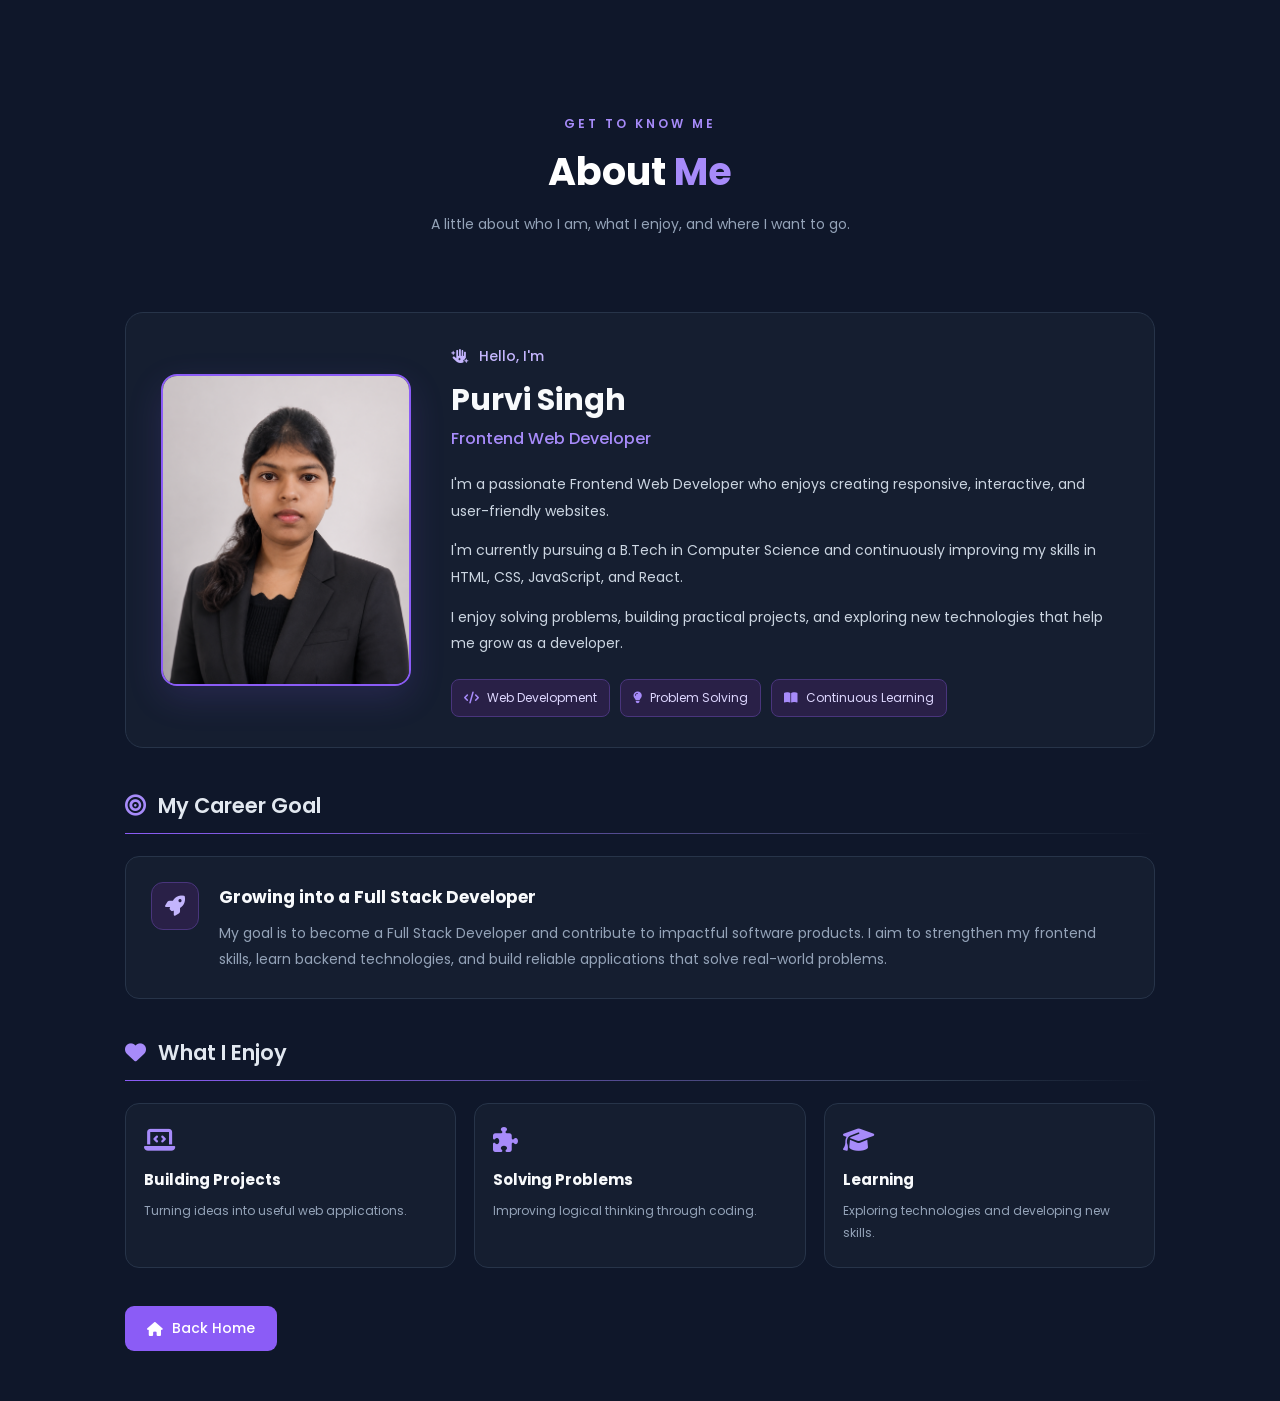
<file: about.html>
<!DOCTYPE html>
<html lang="en">

<head>
    <meta charset="UTF-8">
    <meta name="viewport" content="width=device-width, initial-scale=1.0">

    <title>About Me | Purvi Singh</title>

    <link rel="stylesheet" href="css/pages.css">

    <link rel="preconnect" href="https://fonts.googleapis.com">
    <link href="https://fonts.googleapis.com/css2?family=Poppins:wght@300;400;500;600;700&display=swap"
          rel="stylesheet">

    <link rel="stylesheet"
          href="https://cdnjs.cloudflare.com/ajax/libs/font-awesome/6.6.0/css/all.min.css">
</head>

<body>

<section class="page about-page">

    <!-- Page Header -->
    <header class="about-header">
        <span class="section-label">GET TO KNOW ME</span>
        <h1>About <span>Me</span></h1>
        <p>A little about who I am, what I enjoy, and where I want to go.</p>
    </header>

    <!-- Profile Section -->
    <section class="about-card">

        <div class="about-image">
            <img src="img/profile.png" alt="Portrait of Purvi Singh" class="profile">
        </div>

        <div class="about-content">
            <span class="about-greeting">
                <i class="fa-solid fa-hand-sparkles"></i>
                Hello, I'm
            </span>

            <h2>Purvi Singh</h2>

            <h3>Frontend Web Developer</h3>

            <p>
                I'm a passionate Frontend Web Developer who enjoys creating
                responsive, interactive, and user-friendly websites.
            </p>

            <p>
                I'm currently pursuing a B.Tech in Computer Science and
                continuously improving my skills in HTML, CSS, JavaScript,
                and React.
            </p>

            <p>
                I enjoy solving problems, building practical projects,
                and exploring new technologies that help me grow as a developer.
            </p>

            <div class="about-tags">
                <span><i class="fa-solid fa-code"></i> Web Development</span>
                <span><i class="fa-solid fa-lightbulb"></i> Problem Solving</span>
                <span><i class="fa-solid fa-book-open"></i> Continuous Learning</span>
            </div>
        </div>

    </section>

    <!-- Career Goal -->
    <section class="career-section">

        <h2>
            <i class="fa-solid fa-bullseye"></i>
            My Career Goal
        </h2>

        <div class="section-line"></div>

        <div class="career-card">
            <div class="career-icon">
                <i class="fa-solid fa-rocket"></i>
            </div>

            <div>
                <h3>Growing into a Full Stack Developer</h3>

                <p>
                    My goal is to become a Full Stack Developer and contribute
                    to impactful software products. I aim to strengthen my
                    frontend skills, learn backend technologies, and build
                    reliable applications that solve real-world problems.
                </p>
            </div>
        </div>

    </section>

    <!-- Interests -->
    <section class="about-interests">

        <h2>
            <i class="fa-solid fa-heart"></i>
            What I Enjoy
        </h2>

        <div class="section-line"></div>

        <div class="interests-grid">

            <div class="interest-card">
                <i class="fa-solid fa-laptop-code"></i>
                <h3>Building Projects</h3>
                <p>Turning ideas into useful web applications.</p>
            </div>

            <div class="interest-card">
                <i class="fa-solid fa-puzzle-piece"></i>
                <h3>Solving Problems</h3>
                <p>Improving logical thinking through coding.</p>
            </div>

            <div class="interest-card">
                <i class="fa-solid fa-graduation-cap"></i>
                <h3>Learning</h3>
                <p>Exploring technologies and developing new skills.</p>
            </div>

        </div>

    </section>

    <!-- Navigation -->
    <div class="about-footer">
        <a href="index.html" class="btn">
            <i class="fa-solid fa-house"></i>
            Back Home
        </a>
    </div>

</section>

</body>
</html>
</file>
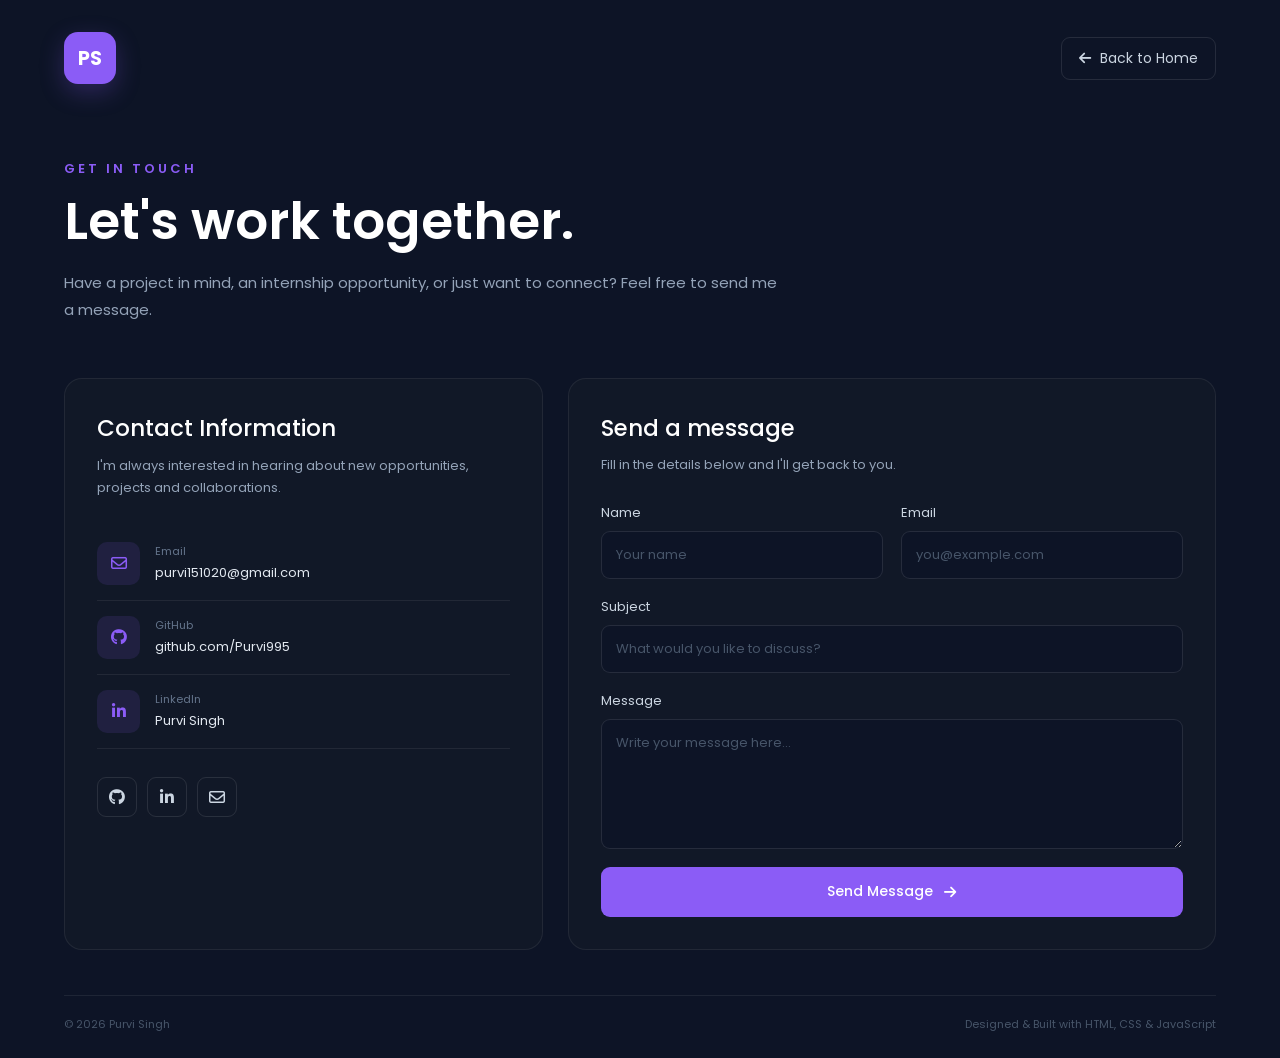
<file: contact.html>
<!DOCTYPE html>
<html lang="en">
<head>
    <meta charset="UTF-8">
    <meta name="viewport" content="width=device-width, initial-scale=1.0">

    <title>Contact | Purvi Singh</title>

    <!-- Google Font -->
    <link rel="preconnect" href="https://fonts.googleapis.com">
    <link rel="preconnect" href="https://fonts.gstatic.com" crossorigin>

    <link href="https://fonts.googleapis.com/css2?family=Poppins:wght@300;400;500;600;700&display=swap"
            rel="stylesheet">

    <!-- Font Awesome -->
    <link rel="stylesheet"
            href="https://cdnjs.cloudflare.com/ajax/libs/font-awesome/6.6.0/css/all.min.css">

    <!-- ONLY contact page CSS -->
    <link rel="stylesheet" href="css/contact.css">
</head>

<body>

<div class="contact-container">

    <!-- NAVBAR -->
    <nav class="contact-navbar">

        <a href="index.html" class="contact-logo">
            PS
        </a>

        <a href="index.html" class="back-home">
            <i class="fa-solid fa-arrow-left"></i>
            Back to Home
        </a>

    </nav>


    <!-- HEADING -->
    <section class="contact-intro">

        <span class="intro-label">GET IN TOUCH</span>

        <h1>Let's work together.</h1>

        <p>
            Have a project in mind, an internship opportunity, or just want
            to connect? Feel free to send me a message.
        </p>

    </section>


    <!-- CONTACT CONTENT -->
    <section class="contact-grid">

        <!-- LEFT SIDE -->
        <div class="contact-info">

            <h2>Contact Information</h2>

            <p class="info-description">
                I'm always interested in hearing about new opportunities,
                projects and collaborations.
            </p>


            <!-- EMAIL -->
            <a href="mailto:purvi151020@gmail.com" class="info-item">

                <div class="info-icon">
                    <i class="fa-regular fa-envelope"></i>
                </div>

                <div class="info-text">
                    <span>Email</span>
                    <strong>purvi151020@gmail.com</strong>
                </div>

            </a>


            <!-- GITHUB -->
            <a href="https://github.com/Purvi995"
                target="_blank"
                class="info-item">

                <div class="info-icon">
                    <i class="fa-brands fa-github"></i>
                </div>

                <div class="info-text">
                    <span>GitHub</span>
                    <strong>github.com/Purvi995</strong>
                </div>

            </a>


            <!-- LINKEDIN -->
            <a href="https://www.linkedin.com/in/purvi-singh-6895a2317/"
               target="_blank"
               class="info-item">

                <div class="info-icon">
                    <i class="fa-brands fa-linkedin-in"></i>
                </div>

                <div class="info-text">
                    <span>LinkedIn</span>
                    <strong>Purvi Singh</strong>
                </div>

            </a>


            <!-- SOCIAL ICONS -->
            <div class="social-icons">

                <a href="https://github.com/Purvi995" target="_blank">
                    <i class="fa-brands fa-github"></i>
                </a>

                <a href="https://www.linkedin.com/in/purvi-singh-6895a2317/"
                   target="_blank">
                    <i class="fa-brands fa-linkedin-in"></i>
                </a>

                <a href="mailto:purvi151020@gmail.com">
                    <i class="fa-regular fa-envelope"></i>
                </a>

            </div>

        </div>


        <!-- RIGHT SIDE -->
        <div class="contact-form-box">

            <h2>Send a message</h2>

            <p class="form-description">
                Fill in the details below and I'll get back to you.
            </p>


            <!-- FORM -->
            <form action="https://formspree.io/f/YOUR_FORM_ID"
                  method="POST">

                <div class="form-row">

                    <div class="form-group">
                        <label for="name">Name</label>

                        <input
                            type="text"
                            id="name"
                            name="name"
                            placeholder="Your name"
                            required
                        >
                    </div>


                    <div class="form-group">
                        <label for="email">Email</label>

                        <input
                            type="email"
                            id="email"
                            name="email"
                            placeholder="you@example.com"
                            required
                        >
                    </div>

                </div>


                <div class="form-group">

                    <label for="subject">Subject</label>

                    <input
                        type="text"
                        id="subject"
                        name="subject"
                        placeholder="What would you like to discuss?"
                        required
                    >

                </div>


                <div class="form-group">

                    <label for="message">Message</label>

                    <textarea
                        id="message"
                        name="message"
                        placeholder="Write your message here..."
                        required
                    ></textarea>

                </div>


                <button type="submit" class="send-btn">

                    Send Message

                    <i class="fa-solid fa-arrow-right"></i>

                </button>

            </form>

        </div>

    </section>


    <!-- FOOTER -->
    <footer class="contact-footer">

        <span>© 2026 Purvi Singh</span>

        <span>
            Designed & Built with HTML, CSS & JavaScript
        </span>

    </footer>

</div>

</body>
</html>
</file>
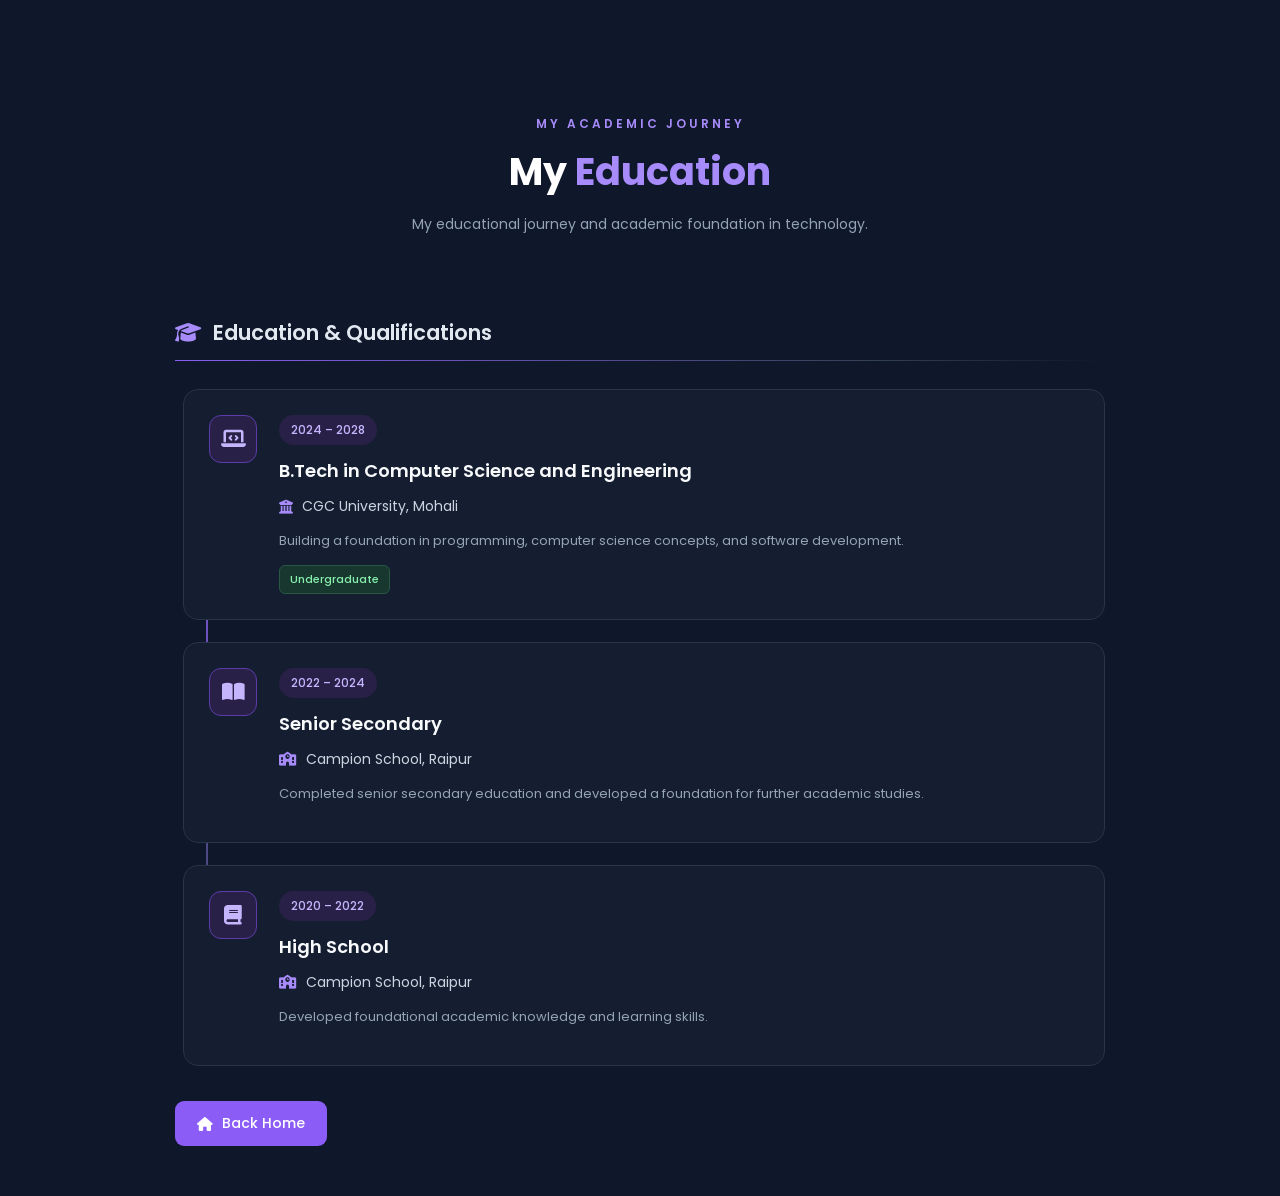
<file: education.html>
<!DOCTYPE html>
<html lang="en">

<head>
    <meta charset="UTF-8">
    <meta name="viewport" content="width=device-width, initial-scale=1.0">

    <title>Education | Purvi Singh</title>

    <link rel="stylesheet" href="css/pages.css">

    <link rel="preconnect" href="https://fonts.googleapis.com">
    <link href="https://fonts.googleapis.com/css2?family=Poppins:wght@300;400;500;600;700&display=swap"
          rel="stylesheet">

    <link rel="stylesheet"
          href="https://cdnjs.cloudflare.com/ajax/libs/font-awesome/6.6.0/css/all.min.css">
</head>

<body>

<section class="page education-page">

    <header class="education-header">
        <span class="section-label">MY ACADEMIC JOURNEY</span>
        <h1>My <span>Education</span></h1>
        <p>My educational journey and academic foundation in technology.</p>
    </header>

    <section class="education-section">

        <h2><i class="fa-solid fa-graduation-cap"></i> Education & Qualifications</h2>
        <div class="section-line"></div>

        <div class="education-timeline">

            <!-- Bachelor's Degree -->
            <article class="education-card">
                <div class="education-icon">
                    <i class="fa-solid fa-laptop-code"></i>
                </div>

                <div class="education-details">
                    <span class="education-year">2024 – 2028</span>
                    <h3>B.Tech in Computer Science and Engineering</h3>
                    <p class="institution">
                        <i class="fa-solid fa-building-columns"></i>
                        CGC University, Mohali
                    </p>
                    <p class="education-description">
                        Building a foundation in programming, computer science
                        concepts, and software development.
                    </p>
                    <span class="education-status">Undergraduate</span>
                </div>
            </article>

            <!-- Senior Secondary -->
            <article class="education-card">
                <div class="education-icon">
                    <i class="fa-solid fa-book-open"></i>
                </div>

                <div class="education-details">
                    <span class="education-year">2022 – 2024</span>
                    <h3>Senior Secondary</h3>
                    <p class="institution">
                        <i class="fa-solid fa-school"></i>
                        Campion School, Raipur
                    </p>
                    <p class="education-description">
                        Completed senior secondary education and developed
                        a foundation for further academic studies.
                    </p>
                </div>
            </article>

            <!-- High School -->
            <article class="education-card">
                <div class="education-icon">
                    <i class="fa-solid fa-book"></i>
                </div>

                <div class="education-details">
                    <span class="education-year">2020 – 2022</span>
                    <h3>High School</h3>
                    <p class="institution">
                        <i class="fa-solid fa-school"></i>
                        Campion School, Raipur
                    </p>
                    <p class="education-description">
                        Developed foundational academic knowledge and
                        learning skills.
                    </p>
                </div>
            </article>

        </div>
    </section>

    <div class="education-footer">
        <a href="index.html" class="btn">
            <i class="fa-solid fa-house"></i>
            Back Home
        </a>
    </div>

</section>

</body>
</html>
</file>
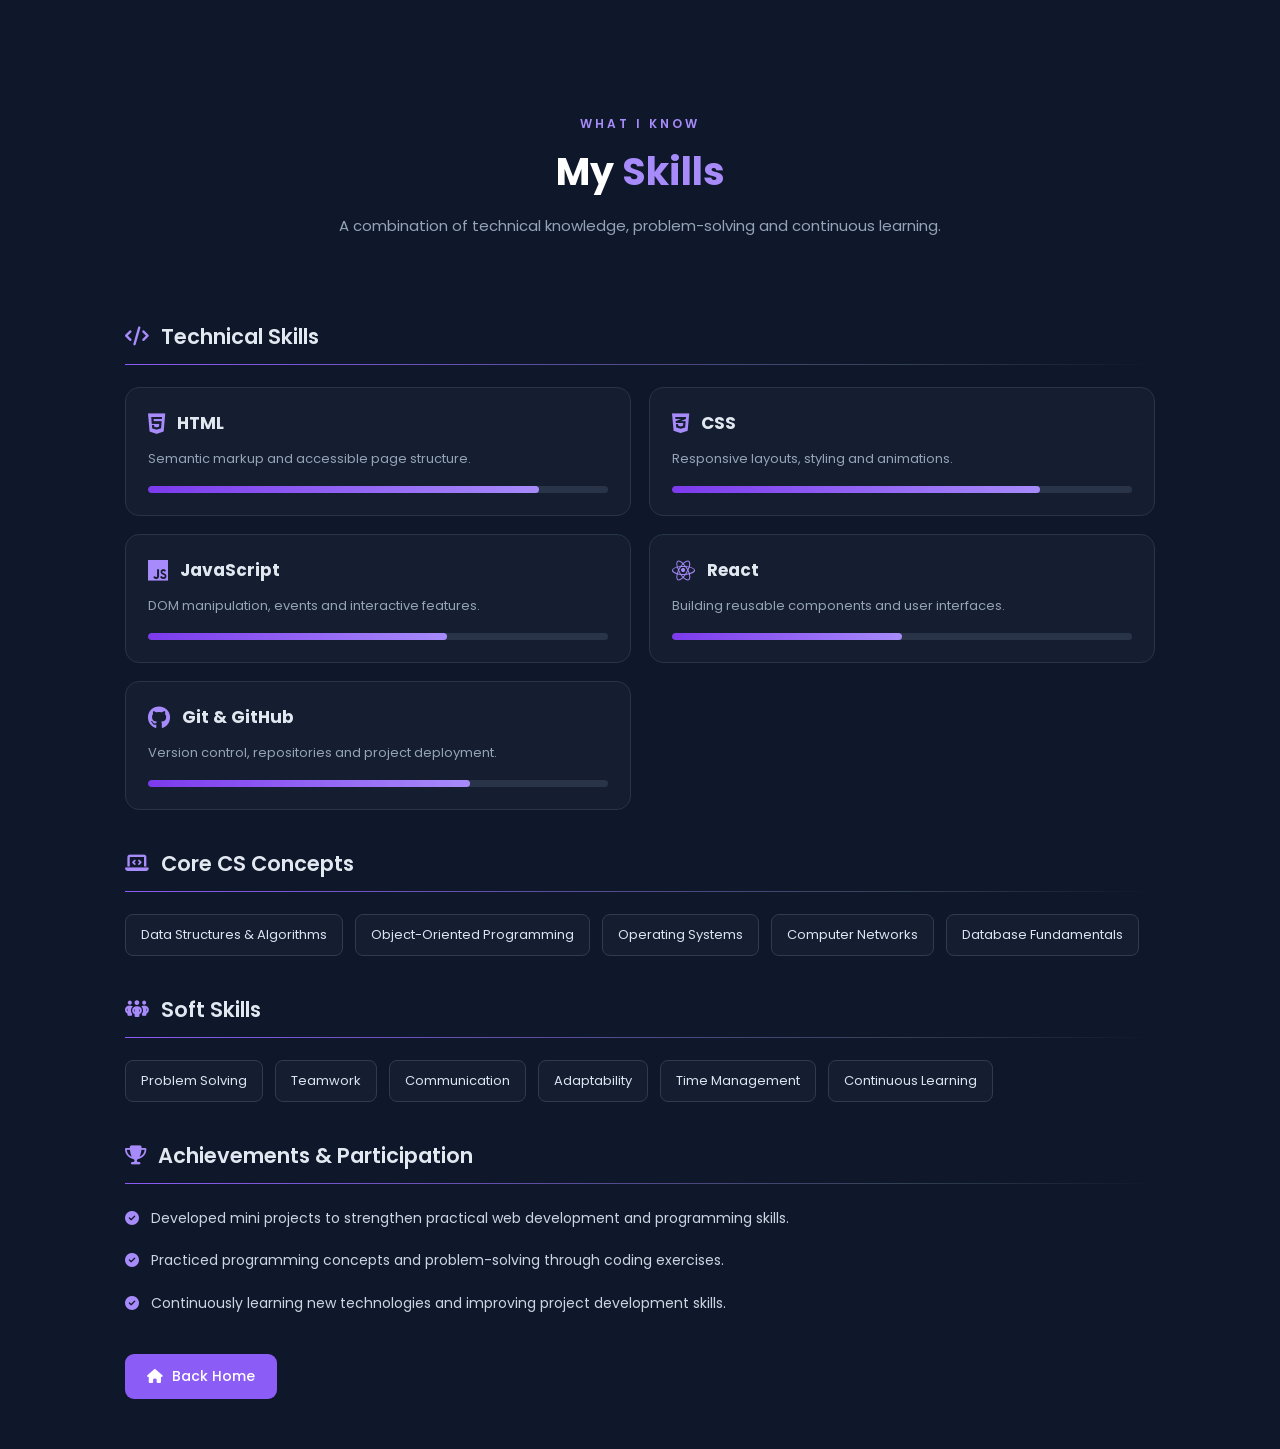
<file: skills.html>
<!DOCTYPE html>
<html lang="en">

<head>
    <meta charset="UTF-8">
    <meta name="viewport" content="width=device-width, initial-scale=1.0">

    <title>My Skills | Purvi Singh</title>

    <link rel="stylesheet" href="css/pages.css">

    <link rel="preconnect" href="https://fonts.googleapis.com">
    <link href="https://fonts.googleapis.com/css2?family=Poppins:wght@300;400;500;600;700&display=swap"
          rel="stylesheet">

    <link rel="stylesheet"
          href="https://cdnjs.cloudflare.com/ajax/libs/font-awesome/6.6.0/css/all.min.css">
</head>

<body>

<section class="page skills-page">

    <header class="skills-header">
        <span class="section-label">WHAT I KNOW</span>
        <h1>My <span>Skills</span></h1>
        <p>A combination of technical knowledge, problem-solving
           and continuous learning.</p>
    </header>

    <!-- Technical Skills -->
    <section class="skills-section">
        <h2><i class="fa-solid fa-code"></i> Technical Skills</h2>
        <div class="section-line"></div>

        <div class="skills-grid">

            <div class="skill-card">
                <div class="skill-title">
                    <i class="fa-brands fa-html5"></i>
                    <h3>HTML</h3>
                </div>
                <p>Semantic markup and accessible page structure.</p>
                <div class="bar"><div class="fill html"></div></div>
            </div>

            <div class="skill-card">
                <div class="skill-title">
                    <i class="fa-brands fa-css3-alt"></i>
                    <h3>CSS</h3>
                </div>
                <p>Responsive layouts, styling and animations.</p>
                <div class="bar"><div class="fill css"></div></div>
            </div>

            <div class="skill-card">
                <div class="skill-title">
                    <i class="fa-brands fa-js"></i>
                    <h3>JavaScript</h3>
                </div>
                <p>DOM manipulation, events and interactive features.</p>
                <div class="bar"><div class="fill js"></div></div>
            </div>

            <div class="skill-card">
                <div class="skill-title">
                    <i class="fa-brands fa-react"></i>
                    <h3>React</h3>
                </div>
                <p>Building reusable components and user interfaces.</p>
                <div class="bar"><div class="fill react"></div></div>
            </div>

            <div class="skill-card">
                <div class="skill-title">
                    <i class="fa-brands fa-github"></i>
                    <h3>Git & GitHub</h3>
                </div>
                <p>Version control, repositories and project deployment.</p>
                <div class="bar"><div class="fill git"></div></div>
            </div>

        </div>
    </section>

    <!-- Core CS Concepts -->
    <section class="skills-section">
        <h2><i class="fa-solid fa-laptop-code"></i> Core CS Concepts</h2>
        <div class="section-line"></div>

        <div class="skills-tags">
            <span>Data Structures & Algorithms</span>
            <span>Object-Oriented Programming</span>
            <span>Operating Systems</span>
            <span>Computer Networks</span>
            <span>Database Fundamentals</span>
        </div>
    </section>

    <!-- Soft Skills -->
    <section class="skills-section">
        <h2><i class="fa-solid fa-people-group"></i> Soft Skills</h2>
        <div class="section-line"></div>

        <div class="skills-tags">
            <span>Problem Solving</span>
            <span>Teamwork</span>
            <span>Communication</span>
            <span>Adaptability</span>
            <span>Time Management</span>
            <span>Continuous Learning</span>
        </div>
    </section>

    <!-- Achievements -->
    <section class="skills-section">
        <h2><i class="fa-solid fa-trophy"></i> Achievements & Participation</h2>
        <div class="section-line"></div>

        <ul class="achievement-list">
            <li>
                <i class="fa-solid fa-circle-check"></i>
                Developed mini projects to strengthen practical web
                development and programming skills.
            </li>
            <li>
                <i class="fa-solid fa-circle-check"></i>
                Practiced programming concepts and problem-solving
                through coding exercises.
            </li>
            <li>
                <i class="fa-solid fa-circle-check"></i>
                Continuously learning new technologies and improving
                project development skills.
            </li>
        </ul>
    </section>

    <div class="skills-footer">
        <a href="index.html" class="btn">
            <i class="fa-solid fa-house"></i> Back Home
        </a>
    </div>

</section>

</body>
</html>
</file>
<file: css/pages.css>
/* ==========================
   GOOGLE FONT
=========================== */


*{
    margin:0;
    padding:0;
    box-sizing:border-box;
    font-family:'Poppins',sans-serif;
}

html{
    scroll-behavior:smooth;
}

body{
    background:#0f172a;
    color:#fff;
    min-height:100vh;
}

/* ===========================
   HEADER
=========================== */

header{
    text-align:center;
    padding:60px 20px 40px;
}

header h1{
    font-size:3rem;
    color:#fff;
    margin-bottom:15px;
}

header p{
    color:#cbd5e1;
    font-size:1.1rem;
    max-width:700px;
    margin:auto;
    line-height:1.8;
}

.home-btn{
    display:inline-block;
    margin-top:30px;
    text-decoration:none;
    color:white;
    background:#8b5cf6;
    padding:12px 28px;
    border-radius:30px;
    transition:.4s;
}

.home-btn:hover{
    transform:translateY(-5px);
    box-shadow:0 0 20px #8b5cf6;
}

/* ===========================
   PROJECT GRID
=========================== */

.projects{

    width:90%;
    max-width:1400px;
    margin:50px auto;

    display:grid;

    grid-template-columns:repeat(auto-fit,minmax(330px,1fr));

    gap:35px;

}

/* ===========================
   CARD
=========================== */

.card{

    background:rgba(255,255,255,.05);

    border:1px solid rgba(255,255,255,.1);

    backdrop-filter:blur(15px);

    border-radius:20px;

    overflow:hidden;

    transition:.4s;

}

.card:hover{

    transform:translateY(-12px);

    box-shadow:0 20px 40px rgba(139,92,246,.35);

}

.card img{

    width:100%;
    height:220px;
    object-fit:cover;

}

.card h2{

    padding:20px 20px 10px;
    font-size:1.5rem;

}

.card p{

    padding:0 20px;
    color:#cbd5e1;
    line-height:1.7;
    margin-bottom:20px;

}

/* ===========================
   TECH STACK
=========================== */

.tech{

    padding:0 20px 20px;

}

.tech span{

    display:inline-block;

    margin:6px;

    padding:8px 16px;

    background:#8b5cf6;

    border-radius:30px;

    font-size:.85rem;

}

/* ===========================
   BUTTONS
=========================== */

.buttons{

    display:flex;

    justify-content:space-between;

    padding:20px;

}

.buttons a{

    flex:1;

    text-align:center;

    margin:0 5px;

    padding:12px;

    border-radius:10px;

    text-decoration:none;

    color:white;

    background:#8b5cf6;

    transition:.35s;

}

.buttons a:hover{

    background:#a855f7;

    transform:scale(1.05);

    box-shadow:0 0 20px #8b5cf6;

}

/* ===========================
IMAGE HOVER
=========================== */

.card img{

    transition:.5s;

}

.card:hover img{

    transform:scale(1.08);

}

/* ===========================
   RESPONSIVE
=========================== */

@media(max-width:900px){

header h1{

font-size:2.5rem;

}

.projects{

grid-template-columns:1fr;

}

}

@media(max-width:600px){

header{

padding:40px 20px;

}

header h1{

font-size:2rem;

}

.buttons{

flex-direction:column;

}

.buttons a{

margin:8px 0;

}

.card img{

height:200px;

}

}

/* ===========================
SCROLLBAR
=========================== */

::-webkit-scrollbar{

width:10px;

}

::-webkit-scrollbar-track{

background:#111827;

}

::-webkit-scrollbar-thumb{

background:#8b5cf6;

border-radius:20px;

}

::-webkit-scrollbar-thumb:hover{

background:#a855f7;

}*/


/* ==========================================
CONTACT PAGE
========================================== */

.contact-page {


width: 90%;
max-width: 1200px;

margin: auto;

padding: 50px 0 30px;


}

/* ==========================================
CONTACT HEADER
========================================== */

.contact-header {


text-align: center;

margin-bottom: 55px;


}

.back-home {


display: inline-flex;

align-items: center;

gap: 8px;

text-decoration: none;

color: white;

background: #8b5cf6;

padding: 11px 22px;

border-radius: 30px;

margin-bottom: 35px;

transition: .3s;


}

.back-home:hover {


transform: translateY(-4px);

box-shadow: 0 0 20px #8b5cf6;


}

.contact-small-title {


color: #8b5cf6;

font-size: 14px;

font-weight: 600;

letter-spacing: 3px;

margin-bottom: 10px;


}

.contact-header h1 {


font-size: 48px;

margin-bottom: 15px;


}

.contact-intro {


max-width: 650px;

margin: auto;

color: #cbd5e1;

line-height: 1.8;

font-size: 16px;


}


/* ==============================
   PROFESSIONAL SKILLS PAGE
============================== */

.skills-page {
    max-width: 1100px;
    margin: 0 auto;
    padding: 50px 35px;
    color: #e2e8f0;
}

.skills-header {
    margin-bottom: 42px;
}

.skills-header .section-label {
    display: inline-block;
    color: #a78bfa;
    font-size: 12px;
    font-weight: 600;
    letter-spacing: 3px;
    margin-bottom: 10px;
}

.skills-header h1 {
    font-size: 38px;
    margin: 0 0 12px;
}

.skills-header h1 span {
    color: #a78bfa;
}

.skills-header p {
    color: #94a3b8;
    font-size: 15px;
    line-height: 1.8;
    max-width: 650px;
}

.skills-section {
    margin-bottom: 38px;
}

.skills-section h2 {
    display: flex;
    align-items: center;
    gap: 12px;
    font-size: 21px;
    font-weight: 600;
    margin-bottom: 12px;
}

.skills-section h2 i {
    color: #a78bfa;
    font-size: 19px;
}

.section-line {
    height: 1px;
    width: 100%;
    background: linear-gradient(
        to right,
        #8b5cf6,
        #334155 75%,
        transparent
    );
    margin-bottom: 22px;
}

/* Technical skill cards */

.skills-grid {
    display: grid;
    grid-template-columns: repeat(2, minmax(0, 1fr));
    gap: 18px;
}

.skill-card {
    background: #151e30;
    border: 1px solid #273449;
    border-radius: 14px;
    padding: 22px;
    transition: transform 0.3s ease, border-color 0.3s ease;
}

.skill-card:hover {
    transform: translateY(-4px);
    border-color: #8b5cf6;
}

.skill-title {
    display: flex;
    align-items: center;
    gap: 12px;
}

.skill-title i {
    color: #a78bfa;
    font-size: 23px;
}

.skill-title h3 {
    font-size: 17px;
    margin: 0;
}

.skill-card p {
    font-size: 13px;
    color: #94a3b8;
    line-height: 1.7;
    margin: 12px 0 16px;
}

/* Skill progress bars */

.skill-card .bar {
    height: 7px;
    background: #293449;
    border-radius: 20px;
    overflow: hidden;
}

.skill-card .fill {
    height: 100%;
    border-radius: 20px;
    background: linear-gradient(90deg, #7c3aed, #a78bfa);
}

/* Adjust these percentages to reflect your actual proficiency */

.skill-card .fill.html {
    width: 85%;
}

.skill-card .fill.css {
    width: 80%;
}

.skill-card .fill.js {
    width: 65%;
}

.skill-card .fill.react {
    width: 50%;
}

.skill-card .fill.git {
    width: 70%;
}

/* Core CS and soft skill tags */

.skills-tags {
    display: flex;
    flex-wrap: wrap;
    gap: 12px;
}

.skills-tags span {
    display: inline-block;
    padding: 10px 15px;
    background: #151e30;
    border: 1px solid #303b52;
    border-radius: 8px;
    color: #dbe4f0;
    font-size: 13px;
    transition: background 0.25s ease, border-color 0.25s ease;
}

.skills-tags span:hover {
    background: #292047;
    border-color: #8b5cf6;
}

/* Achievements list */

.achievement-list {
    list-style: none;
    padding: 0;
    margin: 0;
}

.achievement-list li {
    display: flex;
    align-items: flex-start;
    gap: 12px;
    margin-bottom: 17px;
    color: #cbd5e1;
    font-size: 14px;
    line-height: 1.8;
}

.achievement-list li i {
    color: #a78bfa;
    margin-top: 5px;
}

/* Back home button */

.skills-footer {
    margin-top: 35px;
}

.skills-footer .btn {
    display: inline-flex;
    align-items: center;
    justify-content: center;
    gap: 9px;
    padding: 12px 22px;
    border-radius: 9px;
    background: #8b5cf6;
    color: #ffffff;
    text-decoration: none;
    font-size: 14px;
    font-weight: 500;
    transition: background 0.25s ease, transform 0.25s ease;
}

.skills-footer .btn:hover {
    background: #7c3aed;
    transform: translateY(-2px);
}

/* Mobile responsive layout */

@media (max-width: 650px) {
    .skills-page {
        padding: 35px 20px;
    }

    .skills-header h1 {
        font-size: 30px;
    }

    .skills-section h2 {
        font-size: 18px;
    }

    .skills-grid {
        grid-template-columns: 1fr;
    }

    .skills-tags span {
        font-size: 12px;
        padding: 9px 11px;
    }
}


/* ==============================
   PROFESSIONAL EDUCATION PAGE
============================== */

.education-page {
    max-width: 1000px;
    margin: 0 auto;
    padding: 50px 35px;
    color: #e2e8f0;
}

.education-header {
    margin-bottom: 40px;
}

.education-header .section-label {
    display: inline-block;
    color: #a78bfa;
    font-size: 12px;
    font-weight: 600;
    letter-spacing: 3px;
    margin-bottom: 10px;
}

.education-header h1 {
    font-size: 38px;
    margin: 0 0 12px;
}

.education-header h1 span {
    color: #a78bfa;
}

.education-header > p {
    color: #94a3b8;
    font-size: 14px;
    line-height: 1.8;
}

.education-section {
    margin-bottom: 35px;
}

.education-section > h2 {
    display: flex;
    align-items: center;
    gap: 12px;
    font-size: 21px;
    font-weight: 600;
    margin-bottom: 12px;
}

.education-section > h2 i {
    color: #a78bfa;
}

.education-page .section-line {
    height: 1px;
    width: 100%;
    background: linear-gradient(
        to right,
        #8b5cf6,
        #334155 75%,
        transparent
    );
    margin-bottom: 28px;
}

/* Timeline layout */

.education-timeline {
    position: relative;
    display: flex;
    flex-direction: column;
    gap: 22px;
    padding-left: 8px;
}

.education-timeline::before {
    content: "";
    position: absolute;
    left: 31px;
    top: 30px;
    bottom: 30px;
    width: 2px;
    background: linear-gradient(
        to bottom,
        #8b5cf6,
        #334155
    );
}

.education-card {
    position: relative;
    display: flex;
    align-items: flex-start;
    gap: 22px;
    padding: 25px;
    background: #151e30;
    border: 1px solid #273449;
    border-radius: 15px;
    transition: transform 0.3s ease, border-color 0.3s ease;
}

.education-card:hover {
    transform: translateY(-4px);
    border-color: #8b5cf6;
}

/* Icon */

.education-icon {
    position: relative;
    z-index: 1;
    flex-shrink: 0;
    display: flex;
    align-items: center;
    justify-content: center;
    width: 48px;
    height: 48px;
    border: 1px solid #5b3ca8;
    border-radius: 12px;
    background: #292047;
    color: #c4b5fd;
    font-size: 20px;
}

/* Education details */

.education-details {
    flex: 1;
    min-width: 0;
}

.education-year {
    display: inline-block;
    padding: 6px 12px;
    border-radius: 20px;
    background: #292047;
    color: #c4b5fd;
    font-size: 12px;
    font-weight: 500;
    margin-bottom: 12px;
}

.education-details h3 {
    color: #f8fafc;
    font-size: 18px;
    font-weight: 600;
    line-height: 1.5;
    margin: 0 0 12px;
}

.education-details .institution {
    display: flex;
    align-items: center;
    gap: 9px;
    color: #cbd5e1;
    font-size: 14px;
    margin: 0 0 12px;
}

.education-details .institution i {
    color: #a78bfa;
}

.education-description {
    color: #94a3b8;
    font-size: 13px;
    line-height: 1.8;
    margin: 0 0 12px;
}

.education-status {
    display: inline-block;
    padding: 5px 10px;
    background: #18372f;
    border: 1px solid #285744;
    color: #86efac;
    border-radius: 6px;
    font-size: 11px;
    font-weight: 500;
}

/* Back home */

.education-footer {
    margin-top: 35px;
}

.education-footer .btn {
    display: inline-flex;
    align-items: center;
    justify-content: center;
    gap: 9px;
    padding: 12px 22px;
    border-radius: 9px;
    background: #8b5cf6;
    color: #ffffff;
    text-decoration: none;
    font-size: 14px;
    font-weight: 500;
    transition: background 0.25s ease, transform 0.25s ease;
}

.education-footer .btn:hover {
    background: #7c3aed;
    transform: translateY(-2px);
}

/* Responsive design */

@media (max-width: 650px) {
    .education-page {
        padding: 35px 20px;
    }

    .education-header h1 {
        font-size: 30px;
    }

    .education-section > h2 {
        font-size: 18px;
    }

    .education-card {
        gap: 15px;
        padding: 18px;
    }

    .education-timeline::before {
        left: 27px;
    }

    .education-icon {
        width: 42px;
        height: 42px;
        font-size: 17px;
    }

    .education-details h3 {
        font-size: 16px;
    }
}


/* ==============================
   PROFESSIONAL ABOUT PAGE
============================== */

.about-page {
    max-width: 1100px;
    margin: 0 auto;
    padding: 50px 35px;
    color: #e2e8f0;
}

.about-header {
    margin-bottom: 35px;
}

.about-header .section-label {
    display: inline-block;
    color: #a78bfa;
    font-size: 12px;
    font-weight: 600;
    letter-spacing: 3px;
    margin-bottom: 10px;
}

.about-header h1 {
    font-size: 38px;
    margin: 0 0 12px;
}

.about-header h1 span {
    color: #a78bfa;
}

.about-header > p {
    color: #94a3b8;
    font-size: 14px;
    line-height: 1.8;
}

/* Profile card */

.about-card {
    display: grid;
    grid-template-columns: 260px minmax(0, 1fr);
    align-items: center;
    gap: 35px;
    padding: 30px;
    background: #151e30;
    border: 1px solid #273449;
    border-radius: 18px;
    margin-bottom: 42px;
}

.about-image {
    display: flex;
    align-items: center;
    justify-content: center;
}

.about-image .profile {
    display: block;
    width: 100%;
    max-width: 250px;
    aspect-ratio: 4 / 5;
    object-fit: cover;
    border-radius: 16px;
    border: 2px solid #8b5cf6;
    box-shadow: 0 12px 35px rgba(139, 92, 246, 0.15);
}

.about-greeting {
    color: #c4b5fd;
    font-size: 14px;
    font-weight: 500;
}

.about-greeting i {
    margin-right: 6px;
}

.about-content h2 {
    color: #f8fafc;
    font-size: 30px;
    margin: 10px 0 3px;
}

.about-content h3 {
    color: #a78bfa;
    font-size: 16px;
    font-weight: 500;
    margin: 0 0 20px;
}

.about-content > p {
    color: #cbd5e1;
    font-size: 14px;
    line-height: 1.9;
    margin: 0 0 13px;
}

/* Interest tags */

.about-tags {
    display: flex;
    flex-wrap: wrap;
    gap: 10px;
    margin-top: 22px;
}

.about-tags span {
    display: inline-flex;
    align-items: center;
    gap: 8px;
    padding: 9px 12px;
    background: #292047;
    border: 1px solid #49357c;
    border-radius: 8px;
    color: #ddd6fe;
    font-size: 12px;
}

.about-tags i {
    color: #a78bfa;
}

/* Section headings */

.career-section,
.about-interests {
    margin-bottom: 38px;
}

.career-section > h2,
.about-interests > h2 {
    display: flex;
    align-items: center;
    gap: 12px;
    font-size: 21px;
    font-weight: 600;
    margin-bottom: 12px;
}

.career-section > h2 i,
.about-interests > h2 i {
    color: #a78bfa;
}

.about-page .section-line {
    height: 1px;
    width: 100%;
    background: linear-gradient(
        to right,
        #8b5cf6,
        #334155 75%,
        transparent
    );
    margin-bottom: 22px;
}

/* Career goal card */

.career-card {
    display: flex;
    align-items: flex-start;
    gap: 20px;
    padding: 25px;
    background: #151e30;
    border: 1px solid #273449;
    border-radius: 14px;
    transition: border-color 0.3s ease, transform 0.3s ease;
}

.career-card:hover {
    border-color: #8b5cf6;
    transform: translateY(-3px);
}

.career-icon {
    display: flex;
    flex-shrink: 0;
    align-items: center;
    justify-content: center;
    width: 48px;
    height: 48px;
    background: #292047;
    border: 1px solid #49357c;
    border-radius: 12px;
    color: #c4b5fd;
    font-size: 20px;
}

.career-card h3 {
    margin: 2px 0 10px;
    font-size: 17px;
    color: #f8fafc;
}

.career-card p {
    margin: 0;
    color: #94a3b8;
    font-size: 14px;
    line-height: 1.9;
}

/* Interests cards */

.interests-grid {
    display: grid;
    grid-template-columns: repeat(3, minmax(0, 1fr));
    gap: 18px;
}

.interest-card {
    padding: 24px 18px;
    background: #151e30;
    border: 1px solid #273449;
    border-radius: 14px;
    transition: border-color 0.3s ease, transform 0.3s ease;
}

.interest-card:hover {
    border-color: #8b5cf6;
    transform: translateY(-4px);
}

.interest-card > i {
    color: #a78bfa;
    font-size: 25px;
    margin-bottom: 15px;
}

.interest-card h3 {
    color: #f8fafc;
    font-size: 15px;
    margin: 0 0 9px;
}

.interest-card p {
    color: #94a3b8;
    font-size: 12px;
    line-height: 1.8;
    margin: 0;
}

/* Back home button */

.about-footer {
    margin-top: 30px;
}

.about-footer .btn {
    display: inline-flex;
    align-items: center;
    justify-content: center;
    gap: 9px;
    padding: 12px 22px;
    border-radius: 9px;
    background: #8b5cf6;
    color: #ffffff;
    text-decoration: none;
    font-size: 14px;
    font-weight: 500;
    transition: background 0.25s ease, transform 0.25s ease;
}

.about-footer .btn:hover {
    background: #7c3aed;
    transform: translateY(-2px);
}

/* Responsive layout */

@media (max-width: 750px) {
    .about-page {
        padding: 35px 20px;
    }

    .about-header h1 {
        font-size: 30px;
    }

    .about-card {
        grid-template-columns: 1fr;
        gap: 25px;
        padding: 22px;
    }

    .about-image .profile {
        max-width: 210px;
        aspect-ratio: 1 / 1;
        border-radius: 50%;
    }

    .about-content h2 {
        font-size: 26px;
    }

    .career-section > h2,
    .about-interests > h2 {
        font-size: 18px;
    }

    .interests-grid {
        grid-template-columns: 1fr;
    }

    .career-card {
        padding: 20px;
        gap: 14px;
    }
}
</file>
<file: css/contact.css>
/* =========================================
   CONTACT PAGE
========================================= */

* {
    margin: 0;
    padding: 0;
    box-sizing: border-box;
}

html {
    scroll-behavior: smooth;
}

body {
    margin: 0;
    min-height: 100vh;

    background: #0d1426;
    color: white;

    font-family: 'Poppins', sans-serif;
}


/* =========================================
   MAIN CONTAINER
========================================= */

.contact-container {
    width: 90%;
    max-width: 1180px;

    margin: 0 auto;

    padding: 32px 0 25px;
}


/* =========================================
   NAVBAR
========================================= */

.contact-navbar {
    width: 100%;

    display: flex;
    align-items: center;
    justify-content: space-between;

    margin-bottom: 75px;
}


/* LOGO */

.contact-logo {
    width: 52px !important;
    height: 52px !important;

    min-width: 52px;

    display: flex !important;
    align-items: center;
    justify-content: center;

    padding: 0 !important;
    margin: 0 !important;

    border-radius: 14px;

    background: #8b5cf6;

    color: white;

    font-size: 19px;
    font-weight: 700;

    text-decoration: none;

    box-shadow: 0 8px 25px rgba(139, 92, 246, 0.25);

    transition: 0.3s;
}

.contact-logo:hover {
    transform: translateY(-3px);
    box-shadow: 0 12px 30px rgba(139, 92, 246, 0.4);
}


/* BACK BUTTON */

.back-home {
    display: inline-flex !important;

    align-items: center;
    justify-content: center;

    gap: 9px;

    width: auto !important;
    height: auto !important;

    padding: 10px 17px !important;
    margin: 0 !important;

    border: 1px solid rgba(255,255,255,0.1);

    border-radius: 9px;

    background: transparent;

    color: #cbd5e1;

    font-size: 14px;

    text-decoration: none;

    transition: 0.3s;
}

.back-home:hover {
    color: white;
    border-color: #8b5cf6;
    background: rgba(139, 92, 246, 0.1);
}


/* =========================================
   INTRO
========================================= */

.contact-intro {
    max-width: 760px;

    margin-bottom: 55px;
}

.intro-label {
    display: block;

    margin-bottom: 12px;

    color: #8b5cf6;

    font-size: 13px;
    font-weight: 600;

    letter-spacing: 3px;
}

.contact-intro h1 {
    margin-bottom: 18px;

    font-size: 52px;
    font-weight: 600;

    line-height: 1.15;

    color: #ffffff;
}

.contact-intro p {
    max-width: 720px;

    color: #94a3b8;

    font-size: 15px;

    line-height: 1.8;
}


/* =========================================
   TWO COLUMN AREA
========================================= */

.contact-grid {
    width: 100%;

    display: grid;

    grid-template-columns: 0.85fr 1.15fr;

    gap: 25px;

    align-items: stretch;
}


/* =========================================
   LEFT CONTACT INFORMATION
========================================= */

.contact-info {
    background: #111827;

    border: 1px solid rgba(255,255,255,0.07);

    border-radius: 18px;

    padding: 32px;

    min-height: 470px;
}

.contact-info h2,
.contact-form-box h2 {
    margin-bottom: 10px;

    font-size: 23px;
    font-weight: 500;

    color: #ffffff;
}


.info-description {
    margin-bottom: 28px;

    color: #94a3b8;

    font-size: 13px;

    line-height: 1.7;
}


/* =========================================
   CONTACT ITEMS
========================================= */

.info-item {
    width: 100%;

    display: flex;

    align-items: center;

    gap: 15px;

    padding: 15px 0;

    border-bottom: 1px solid rgba(255,255,255,0.07);

    text-decoration: none;

    transition: 0.3s;
}

.info-item:hover {
    transform: translateX(4px);
}


/* ICON */

.info-icon {
    width: 43px !important;
    height: 43px !important;

    min-width: 43px;

    display: flex !important;

    align-items: center;
    justify-content: center;

    padding: 0 !important;

    border-radius: 10px;

    background: rgba(139, 92, 246, 0.12);

    color: #8b5cf6;

    font-size: 16px;
}


/* TEXT */

.info-text {
    min-width: 0;
}

.info-text span {
    display: block;

    margin-bottom: 3px;

    color: #64748b;

    font-size: 11px;
}

.info-text strong {
    display: block;

    color: #e2e8f0;

    font-size: 13px;

    font-weight: 400;

    word-break: break-word;

    transition: 0.3s;
}

.info-item:hover .info-text strong {
    color: #8b5cf6;
}


/* =========================================
   SOCIAL ICONS
========================================= */

.social-icons {
    display: flex;

    gap: 10px;

    margin-top: 28px;
}

.social-icons a {
    width: 40px !important;
    height: 40px !important;

    min-width: 40px;

    display: flex !important;

    align-items: center;
    justify-content: center;

    padding: 0 !important;
    margin: 0 !important;

    border: 1px solid rgba(255,255,255,0.1);

    border-radius: 9px;

    background: transparent;

    color: #cbd5e1;

    text-decoration: none;

    transition: 0.3s;
}

.social-icons a:hover {
    background: #8b5cf6;

    border-color: #8b5cf6;

    color: white;

    transform: translateY(-3px);
}


/* =========================================
   FORM BOX
========================================= */

.contact-form-box {
    background: #111827;

    border: 1px solid rgba(255,255,255,0.07);

    border-radius: 18px;

    padding: 32px;
}


/* DESCRIPTION */

.form-description {
    margin-bottom: 28px;

    color: #94a3b8;

    font-size: 13px;
}


/* =========================================
   FORM
========================================= */

.contact-form-box form {
    width: 100%;
}


/* TWO INPUTS IN ONE ROW */

.form-row {
    width: 100%;

    display: grid;

    grid-template-columns: 1fr 1fr;

    gap: 18px;
}


/* FORM GROUP */

.form-group {
    width: 100%;

    margin-bottom: 18px;
}

.form-group label {
    display: block;

    margin-bottom: 8px;

    color: #cbd5e1;

    font-size: 13px;
}


/* =========================================
   INPUTS
========================================= */

.form-group input,
.form-group textarea {
    display: block;

    width: 100% !important;

    margin: 0 !important;

    background: #0d1426 !important;

    border: 1px solid rgba(255,255,255,0.1) !important;

    border-radius: 9px !important;

    outline: none;

    color: white;

    font-family: 'Poppins', sans-serif;

    font-size: 13px;

    transition: 0.3s;
}


/* INPUT */

.form-group input {
    height: 48px !important;

    padding: 0 14px !important;
}


/* TEXTAREA */

.form-group textarea {
    min-height: 130px !important;

    padding: 13px 14px !important;

    resize: vertical;
}


/* PLACEHOLDER */

.form-group input::placeholder,
.form-group textarea::placeholder {
    color: #475569;
}


/* FOCUS */

.form-group input:focus,
.form-group textarea:focus {
    border-color: #8b5cf6 !important;

    box-shadow:
        0 0 0 3px rgba(139,92,246,0.08);
}


/* =========================================
   SEND BUTTON
========================================= */

.send-btn {
    width: 100% !important;

    height: 50px !important;

    display: flex !important;

    align-items: center;
    justify-content: center;

    gap: 11px;

    margin: 5px 0 0 !important;

    padding: 0 !important;

    border: none !important;

    border-radius: 9px !important;

    background: #8b5cf6 !important;

    color: white !important;

    font-family: 'Poppins', sans-serif;

    font-size: 14px;

    font-weight: 500;

    cursor: pointer;

    transition: 0.3s;
}

.send-btn:hover {
    background: #7c3aed !important;

    transform: translateY(-2px);

    box-shadow: 0 8px 25px rgba(139,92,246,0.25);
}

.send-btn i {
    transition: 0.3s;
}

.send-btn:hover i {
    transform: translateX(4px);
}


/* =========================================
   FOOTER
========================================= */

.contact-footer {
    width: 100%;

    display: flex;

    justify-content: space-between;

    align-items: center;

    margin-top: 45px;

    padding-top: 20px;

    border-top: 1px solid rgba(255,255,255,0.07);

    color: #475569;

    font-size: 11px;
}


/* =========================================
   TABLET
========================================= */

@media (max-width: 850px) {

    .contact-grid {
        grid-template-columns: 1fr;
    }

    .contact-intro h1 {
        font-size: 42px;
    }

}


/* =========================================
   MOBILE
========================================= */

@media (max-width: 600px) {

    .contact-container {
        width: 92%;

        padding-top: 22px;
    }


    .contact-navbar {
        margin-bottom: 55px;
    }


    .contact-intro {
        margin-bottom: 35px;
    }


    .contact-intro h1 {
        font-size: 34px;
    }


    .contact-intro p {
        font-size: 13px;
    }


    .contact-info,
    .contact-form-box {
        padding: 24px;
    }


    .form-row {
        grid-template-columns: 1fr;

        gap: 0;
    }


    .contact-footer {
        flex-direction: column;

        gap: 8px;

        text-align: center;
    }

}
</file>
